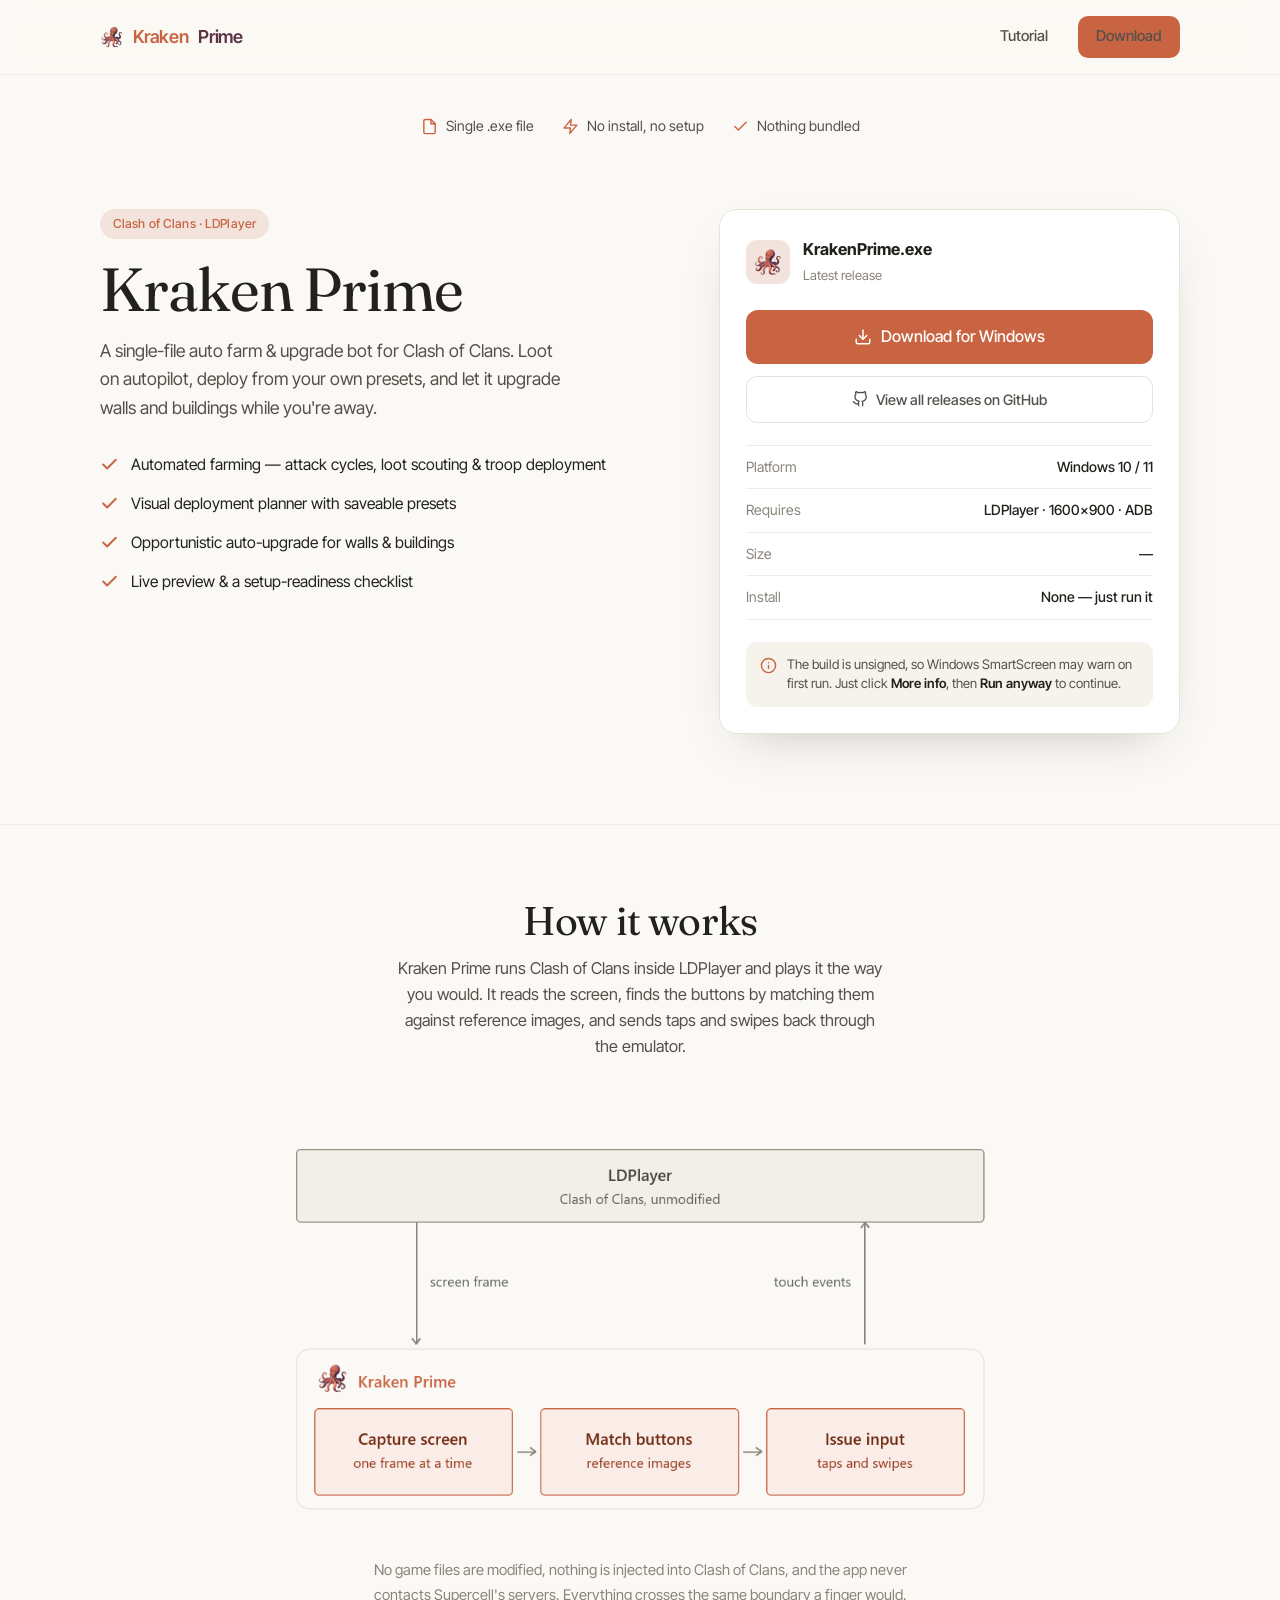
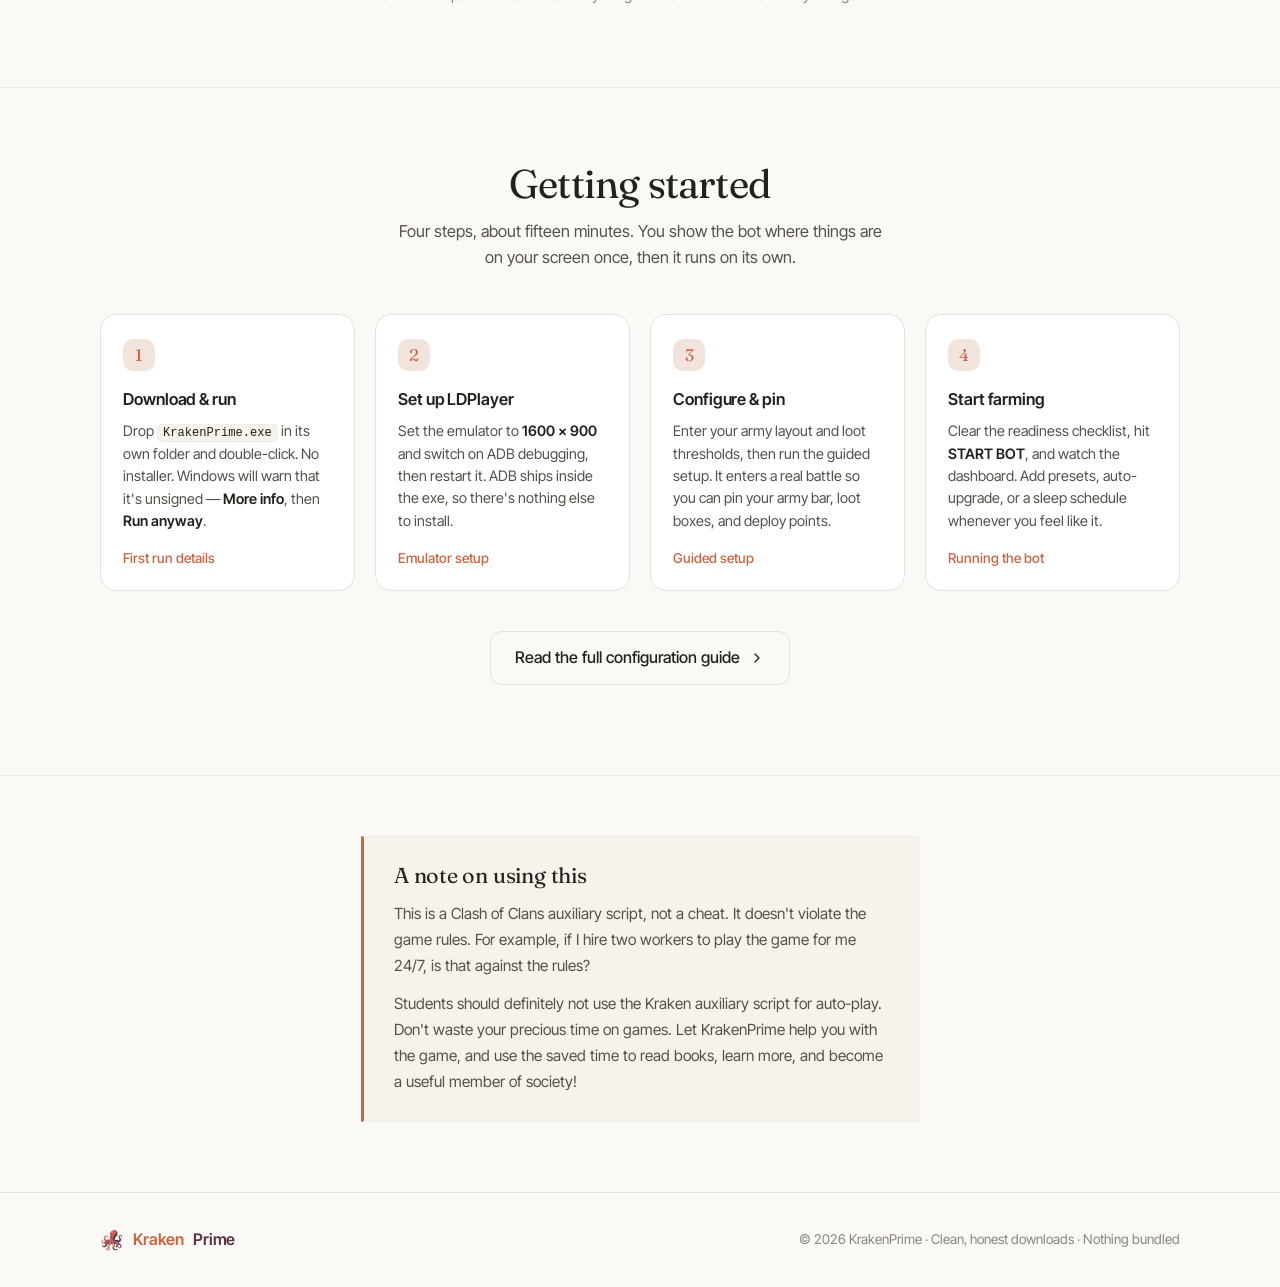
<file: index.html>
<!DOCTYPE html>
<html lang="en">
<head>
  <meta charset="UTF-8" />
  <meta name="viewport" content="width=device-width, initial-scale=1.0" />
  <title>Kraken Prime — Clash of Clans auto farm & upgrade bot</title>
  <meta name="description" content="Kraken Prime is a single-file Clash of Clans farming bot for LDPlayer. No install, no setup — download KrakenPrime.exe and run it. Straight from GitHub, nothing bundled." />
  <link rel="icon" href="assets/icon.ico" sizes="any" />
  <link rel="icon" type="image/png" href="assets/favicon-32.png" sizes="32x32" />
  <link rel="apple-touch-icon" href="assets/apple-touch-icon.png" />

  <link rel="preconnect" href="https://fonts.googleapis.com" />
  <link rel="preconnect" href="https://fonts.gstatic.com" crossorigin />
  <link href="https://fonts.googleapis.com/css2?family=Fraunces:opsz,wght@9..144,400;9..144,500&family=Inter+Tight:wght@400;500;600&display=swap" rel="stylesheet" />
  <link rel="stylesheet" href="styles.css" />
</head>
<body>

  <!-- NAV -->
  <nav>
    <div class="wrap nav-inner">
      <a href="#" class="brand">
        <img class="mark" src="assets/logo.png" alt="KrakenPrime logo" />
        <span>Kraken</span><b>Prime</b>
      </a>
      <div class="nav-links">
        <a href="tutorial.html">Tutorial</a>
        <a href="#download" class="nav-cta">Download</a>
      </div>
    </div>
  </nav>

  <!-- TRUST ROW -->
  <div class="wrap trust">
    <span><svg viewBox="0 0 24 24" fill="none" stroke="currentColor" stroke-width="2" stroke-linecap="round" stroke-linejoin="round"><path d="M14 2H6a2 2 0 0 0-2 2v16a2 2 0 0 0 2 2h12a2 2 0 0 0 2-2V8z"/><path d="M14 2v6h6"/></svg>Single .exe file</span>
    <span><svg viewBox="0 0 24 24" fill="none" stroke="currentColor" stroke-width="2" stroke-linecap="round" stroke-linejoin="round"><path d="M13 2 3 14h9l-1 8 10-12h-9z"/></svg>No install, no setup</span>
    <span><svg viewBox="0 0 24 24" fill="none" stroke="currentColor" stroke-width="2" stroke-linecap="round" stroke-linejoin="round"><path d="M20 6 9 17l-5-5"/></svg>Nothing bundled</span>
  </div>

  <!-- PRODUCT -->
  <section id="download">
    <div class="wrap product">
      <div class="product-info">
        <span class="pill">Clash of Clans · LDPlayer</span>
        <h1>Kraken Prime</h1>
        <p class="lead">A single-file auto farm &amp; upgrade bot for Clash of Clans. Loot on autopilot, deploy from your own presets, and let it upgrade walls and buildings while you're away.</p>

        <ul class="feature-list">
          <li><svg viewBox="0 0 24 24" fill="none" stroke="currentColor" stroke-width="2.4" stroke-linecap="round" stroke-linejoin="round"><path d="M20 6 9 17l-5-5"/></svg>Automated farming — attack cycles, loot scouting &amp; troop deployment</li>
          <li><svg viewBox="0 0 24 24" fill="none" stroke="currentColor" stroke-width="2.4" stroke-linecap="round" stroke-linejoin="round"><path d="M20 6 9 17l-5-5"/></svg>Visual deployment planner with saveable presets</li>
          <li><svg viewBox="0 0 24 24" fill="none" stroke="currentColor" stroke-width="2.4" stroke-linecap="round" stroke-linejoin="round"><path d="M20 6 9 17l-5-5"/></svg>Opportunistic auto-upgrade for walls &amp; buildings</li>
          <li><svg viewBox="0 0 24 24" fill="none" stroke="currentColor" stroke-width="2.4" stroke-linecap="round" stroke-linejoin="round"><path d="M20 6 9 17l-5-5"/></svg>Live preview &amp; a setup-readiness checklist</li>
        </ul>
      </div>

      <!-- Download panel -->
      <aside class="dl-panel">
        <div class="dl-head">
          <img class="dl-logo" src="assets/logo.png" alt="Kraken Prime" />
          <div>
            <b>KrakenPrime.exe</b>
            <small id="dlVersion">Latest release</small>
          </div>
        </div>

        <a class="btn btn-primary dl-main" id="dlBtn" href="https://github.com/syskraken/symetrical-barnacles/releases/latest/download/KrakenPrime.exe">
          <svg viewBox="0 0 24 24" fill="none" stroke="currentColor" stroke-width="2" stroke-linecap="round" stroke-linejoin="round"><path d="M21 15v4a2 2 0 0 1-2 2H5a2 2 0 0 1-2-2v-4"/><polyline points="7 10 12 15 17 10"/><line x1="12" y1="15" x2="12" y2="3"/></svg>
          Download for Windows
        </a>
        <a class="dl-alt" href="https://github.com/syskraken/symetrical-barnacles/releases" target="_blank" rel="noopener">
          <svg viewBox="0 0 24 24" fill="none" stroke="currentColor" stroke-width="2" stroke-linecap="round" stroke-linejoin="round"><path d="M9 19c-5 1.5-5-2.5-7-3m14 6v-3.9a3.4 3.4 0 0 0-.9-2.6c3-.3 6.2-1.5 6.2-6.7A5.2 5.2 0 0 0 20 4.8a4.8 4.8 0 0 0-.1-3.6s-1.1-.3-3.7 1.4a12.6 12.6 0 0 0-6.6 0C7 .9 5.9 1.2 5.9 1.2A4.8 4.8 0 0 0 5.8 4.8 5.2 5.2 0 0 0 4.5 8.4c0 5.2 3.2 6.4 6.2 6.7a3.4 3.4 0 0 0-.9 2.6V22"/></svg>
          View all releases on GitHub
        </a>

        <dl class="dl-specs">
          <div><dt>Platform</dt><dd>Windows 10 / 11</dd></div>
          <div><dt>Requires</dt><dd>LDPlayer · 1600×900 · ADB</dd></div>
          <div><dt>Size</dt><dd id="dlSize">—</dd></div>
          <div><dt>Install</dt><dd>None — just run it</dd></div>
        </dl>

        <p class="dl-note">
          <svg viewBox="0 0 24 24" fill="none" stroke="currentColor" stroke-width="2" stroke-linecap="round" stroke-linejoin="round"><circle cx="12" cy="12" r="10"/><path d="M12 16v-4M12 8h.01"/></svg>
          <span>The build is unsigned, so Windows SmartScreen may warn on first run. Just click <b>More info</b>, then <b>Run anyway</b> to continue.</span>
        </p>
      </aside>
    </div>
  </section>

  <!-- MECHANISM -->
  <section id="mechanism" class="mech">
    <div class="wrap">
      <div class="how-head">
        <h2>How it works</h2>
        <p>Kraken Prime runs Clash of Clans inside LDPlayer and plays it the way you would. It reads the screen, finds the buttons by matching them against reference images, and sends taps and swipes back through the emulator.</p>
      </div>

      <figure class="mech-fig">
        <img src="assets/how-it-works.png"
             alt="Diagram: LDPlayer runs an unmodified Clash of Clans. Kraken Prime takes a screen frame from it, then captures the screen, matches buttons against reference images, and issues taps and swipes, sending touch events back to the emulator."
             width="2040" height="1122" loading="lazy" />
      </figure>

      <p class="mech-note">No game files are modified, nothing is injected into Clash of Clans, and the app never contacts Supercell's servers. Everything crosses the same boundary a finger would.</p>
    </div>
  </section>

  <!-- HOW IT WORKS -->
  <section id="how" class="how">
    <div class="wrap">
      <div class="how-head">
        <h2>Getting started</h2>
        <p>Four steps, about fifteen minutes. You show the bot where things are on your screen once, then it runs on its own.</p>
      </div>

      <ol class="qs-grid">
        <li>
          <span class="qs-num">1</span>
          <h3>Download &amp; run</h3>
          <p>Drop <code>KrakenPrime.exe</code> in its own folder and double-click. No installer. Windows will warn that it's unsigned &mdash; <b>More info</b>, then <b>Run anyway</b>.</p>
          <a href="tutorial.html#firstrun">First run details</a>
        </li>
        <li>
          <span class="qs-num">2</span>
          <h3>Set up LDPlayer</h3>
          <p>Set the emulator to <b>1600&nbsp;&times;&nbsp;900</b> and switch on ADB debugging, then restart it. ADB ships inside the exe, so there's nothing else to install.</p>
          <a href="tutorial.html#ldplayer">Emulator setup</a>
        </li>
        <li>
          <span class="qs-num">3</span>
          <h3>Configure &amp; pin</h3>
          <p>Enter your army layout and loot thresholds, then run the guided setup. It enters a real battle so you can pin your army bar, loot boxes, and deploy points.</p>
          <a href="tutorial.html#guided">Guided setup</a>
        </li>
        <li>
          <span class="qs-num">4</span>
          <h3>Start farming</h3>
          <p>Clear the readiness checklist, hit <b>START BOT</b>, and watch the dashboard. Add presets, auto-upgrade, or a sleep schedule whenever you feel like it.</p>
          <a href="tutorial.html#launch">Running the bot</a>
        </li>
      </ol>

      <div class="how-cta">
        <a class="btn btn-ghost" href="tutorial.html">
          Read the full configuration guide
          <svg viewBox="0 0 24 24" fill="none" stroke="currentColor" stroke-width="2" stroke-linecap="round" stroke-linejoin="round"><path d="m9 18 6-6-6-6"/></svg>
        </a>
      </div>
    </div>
  </section>

  <!-- A NOTE -->
  <section id="note" class="note-sec">
    <div class="wrap">
      <div class="note-card">
        <h2>A note on using this</h2>
        <p>This is a Clash of Clans auxiliary script, not a cheat. It doesn't violate the game rules. For example, if I hire two workers to play the game for me 24/7, is that against the rules?</p>
        <p>Students should definitely not use the Kraken auxiliary script for auto-play. Don't waste your precious time on games. Let KrakenPrime help you with the game, and use the saved time to read books, learn more, and become a useful member of society!</p>
      </div>
    </div>
  </section>

  <!-- FOOTER -->
  <footer>
    <div class="wrap foot-inner">
      <a href="#" class="brand">
        <img class="mark" src="assets/logo.png" alt="KrakenPrime logo" />
        <span>Kraken</span><b>Prime</b>
      </a>
      <p>© 2026 KrakenPrime · Clean, honest downloads · Nothing bundled</p>
    </div>
  </footer>

  <script src="script.js"></script>
</body>
</html>
</file>
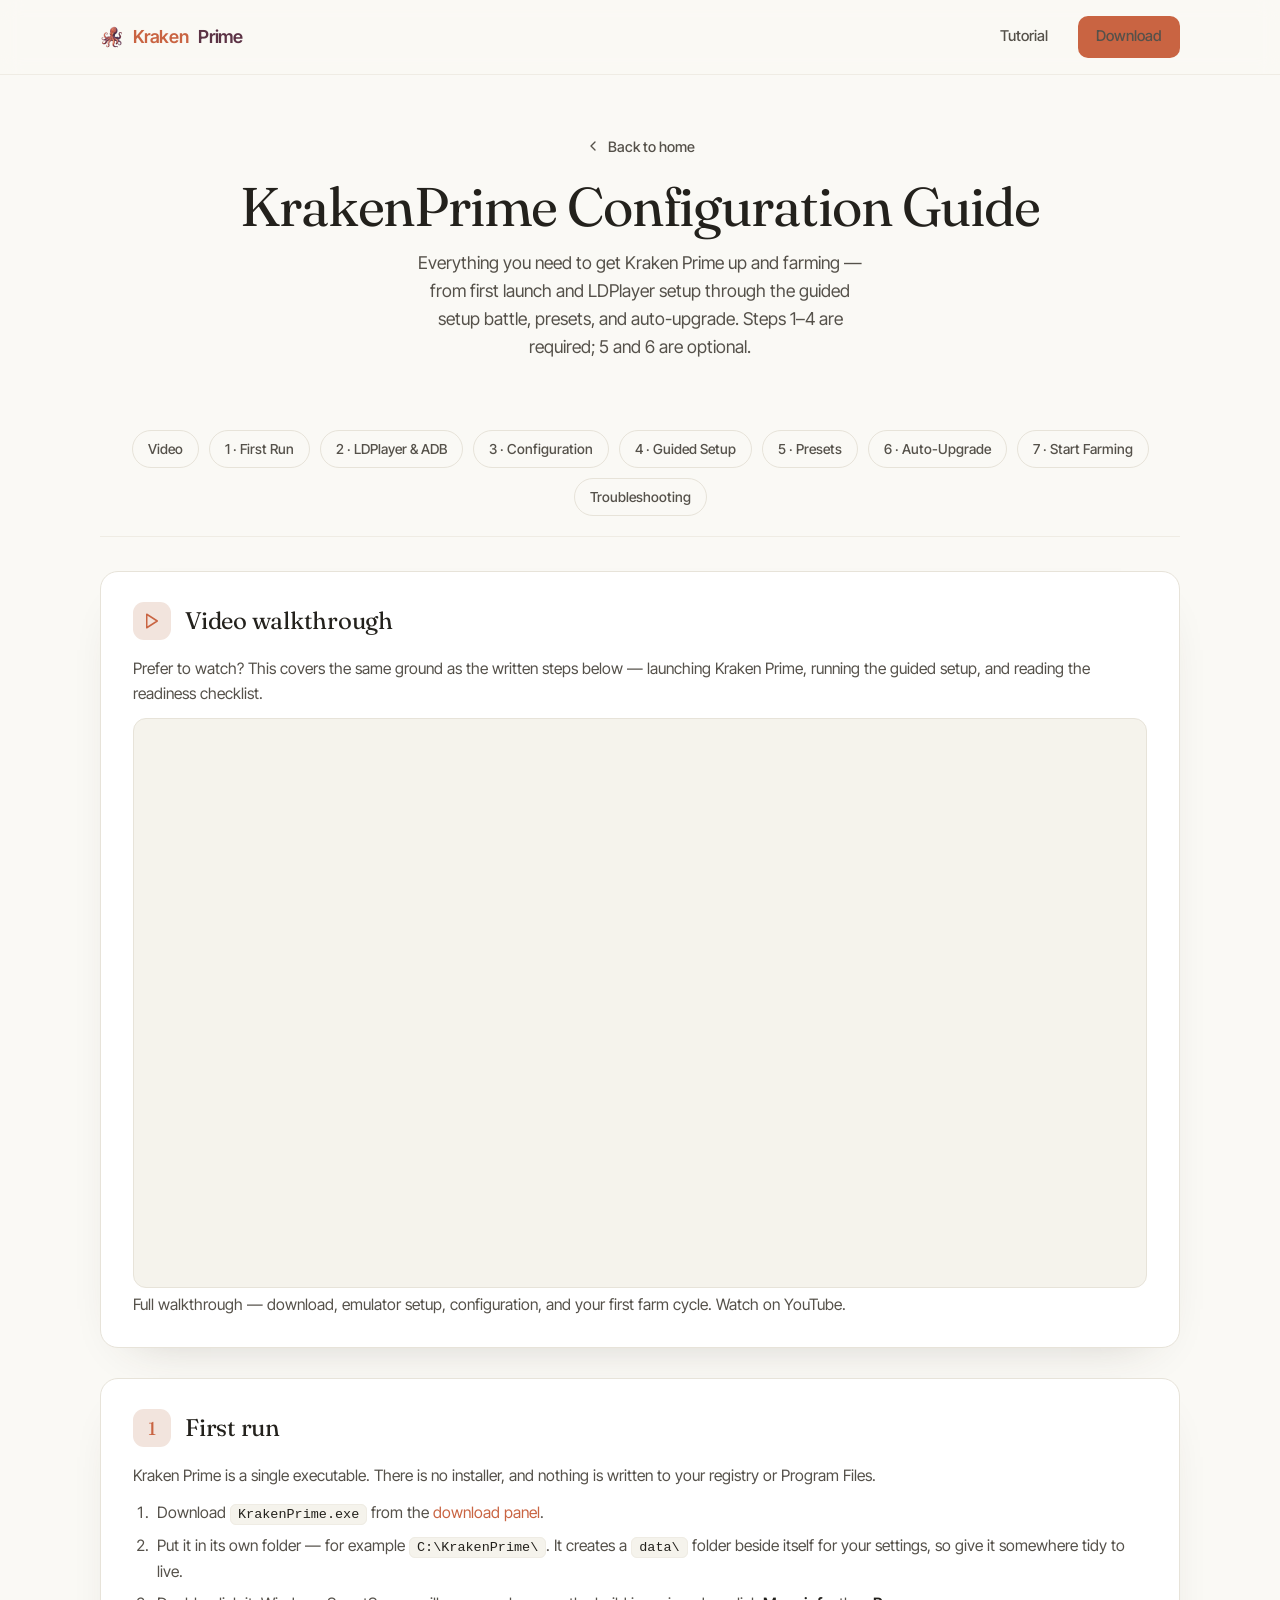
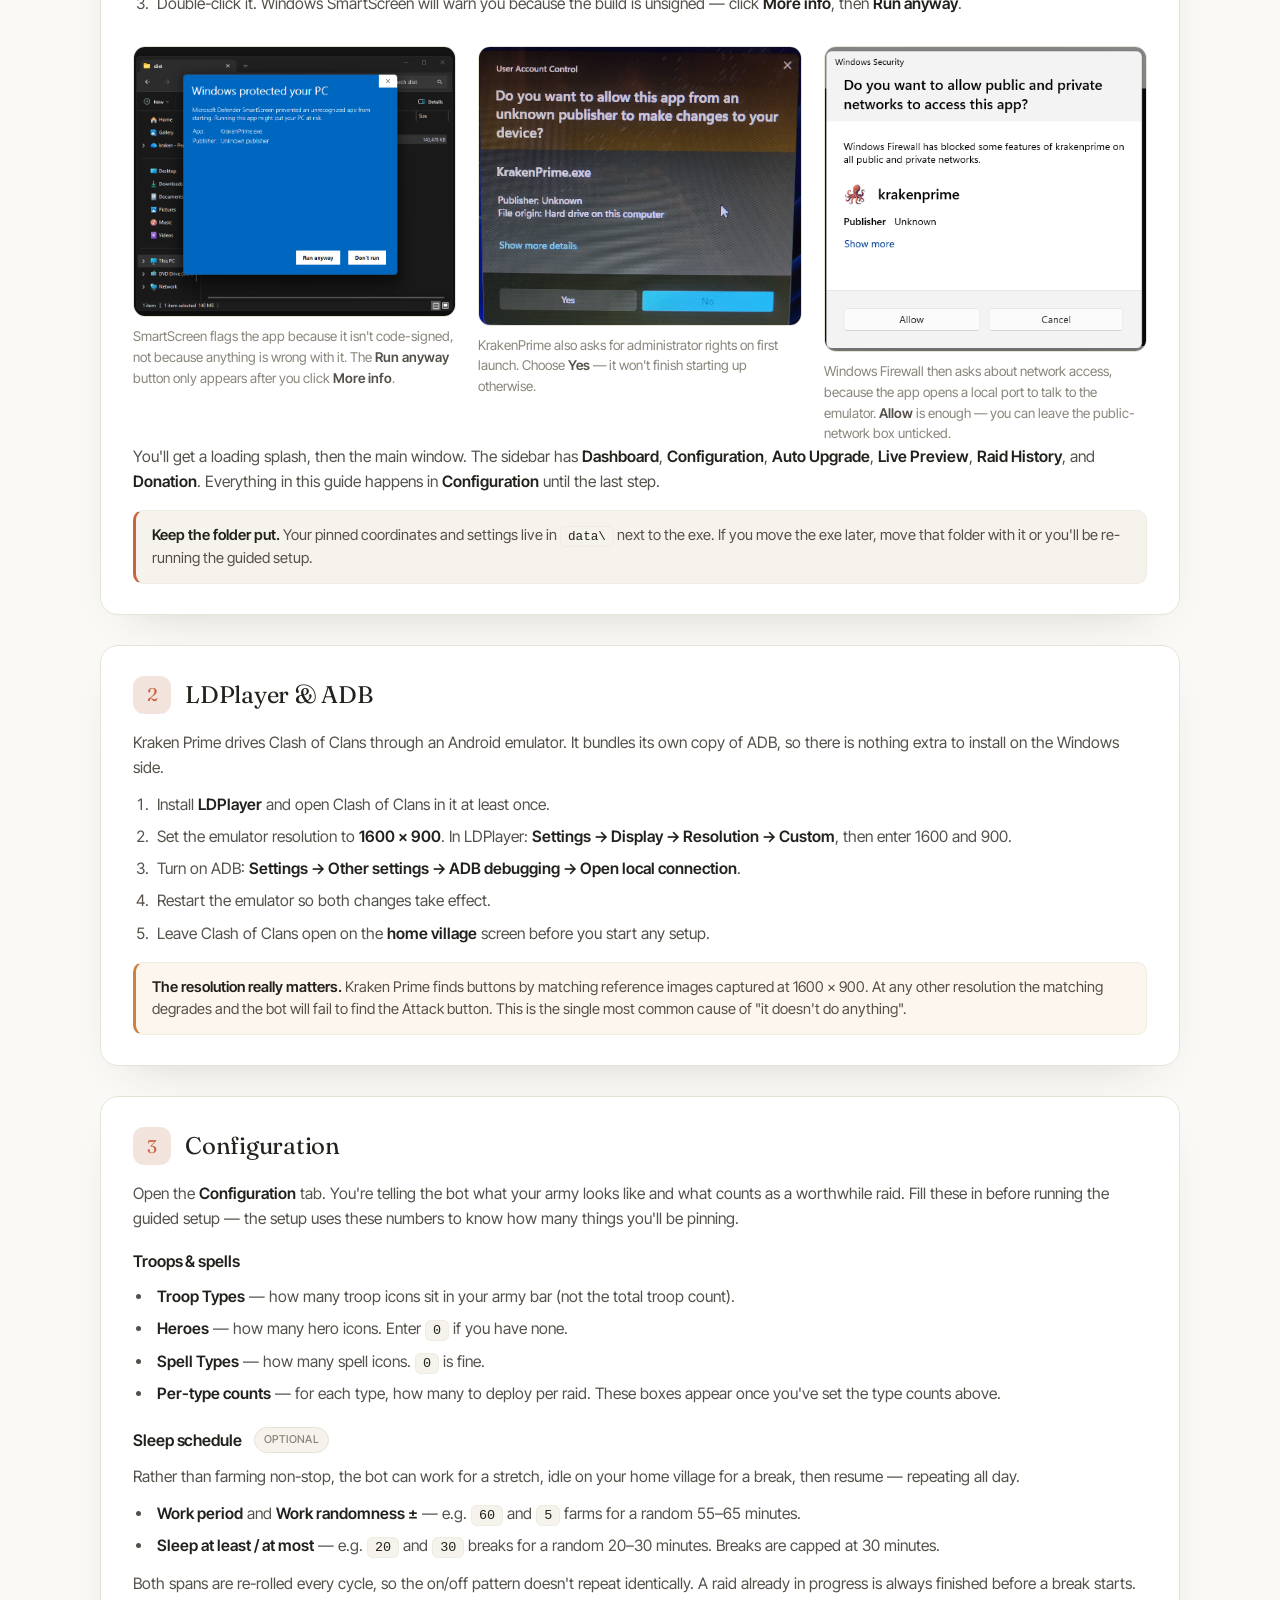
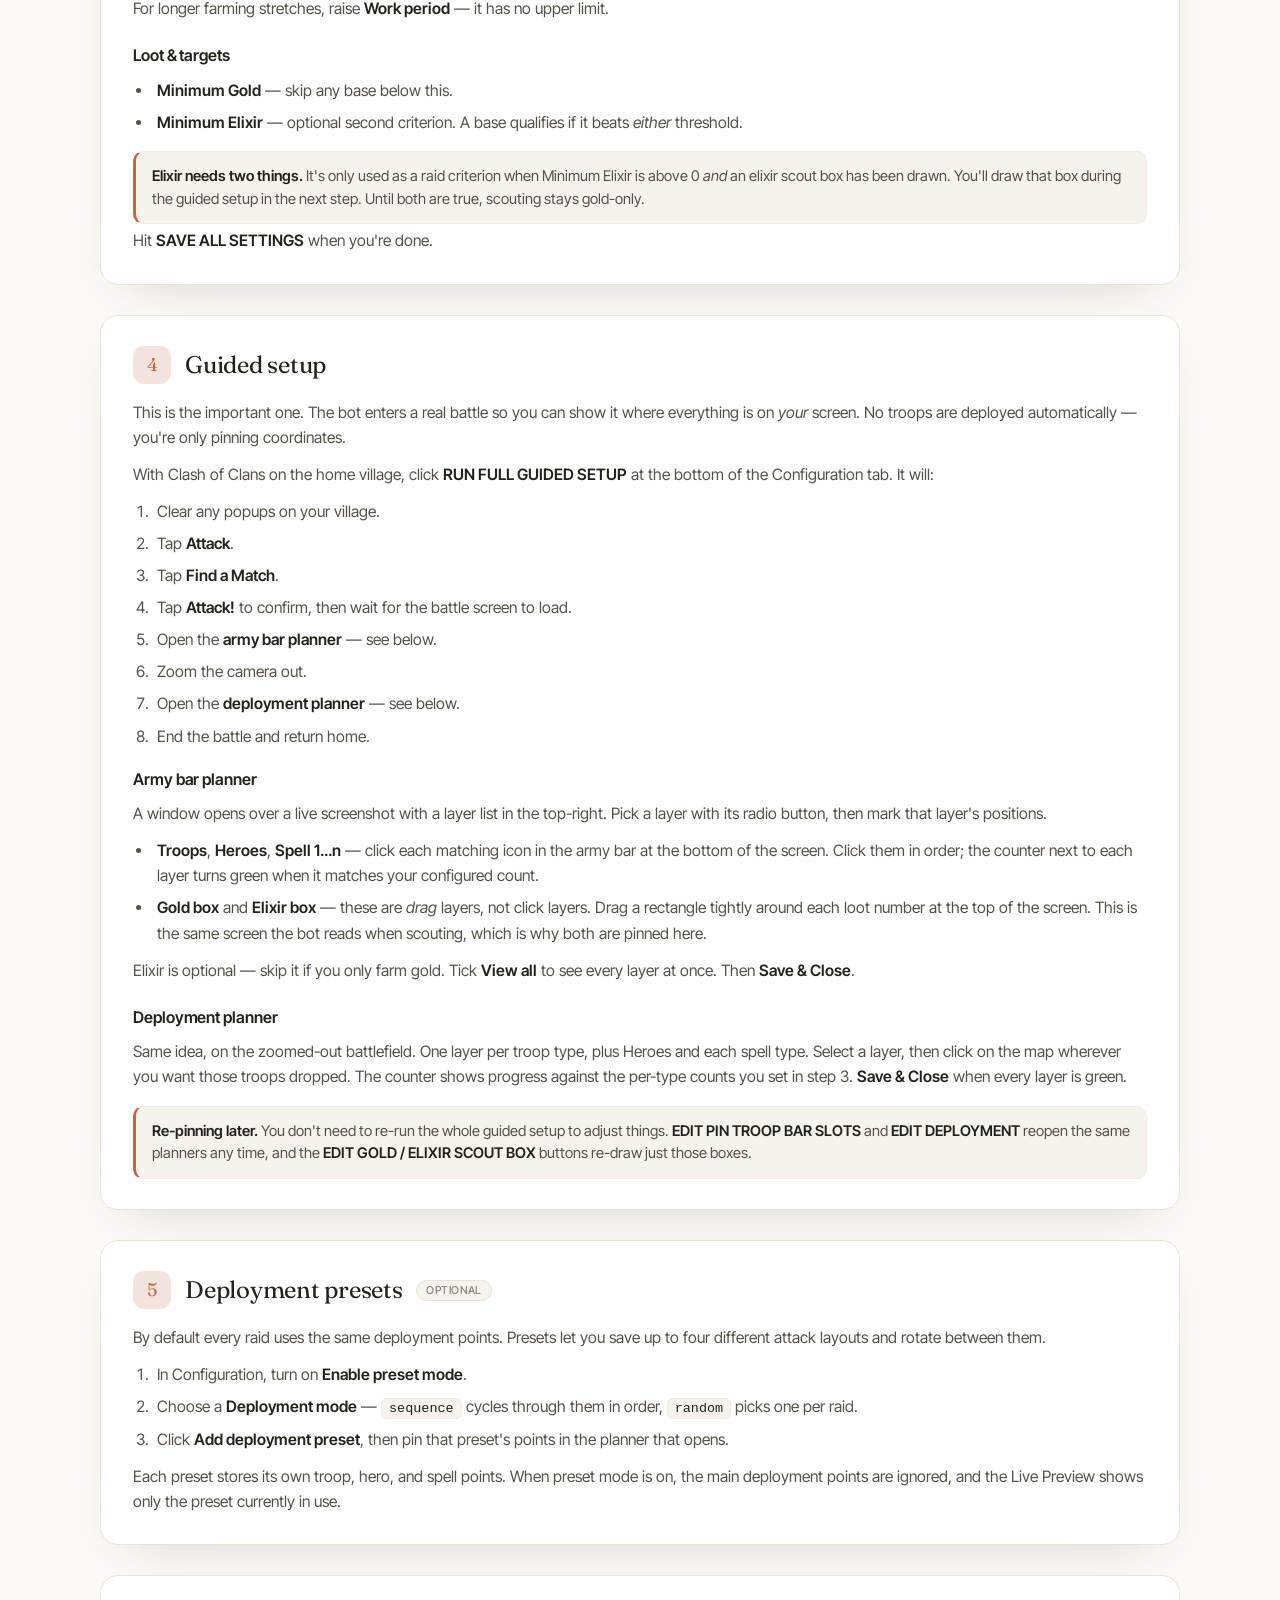
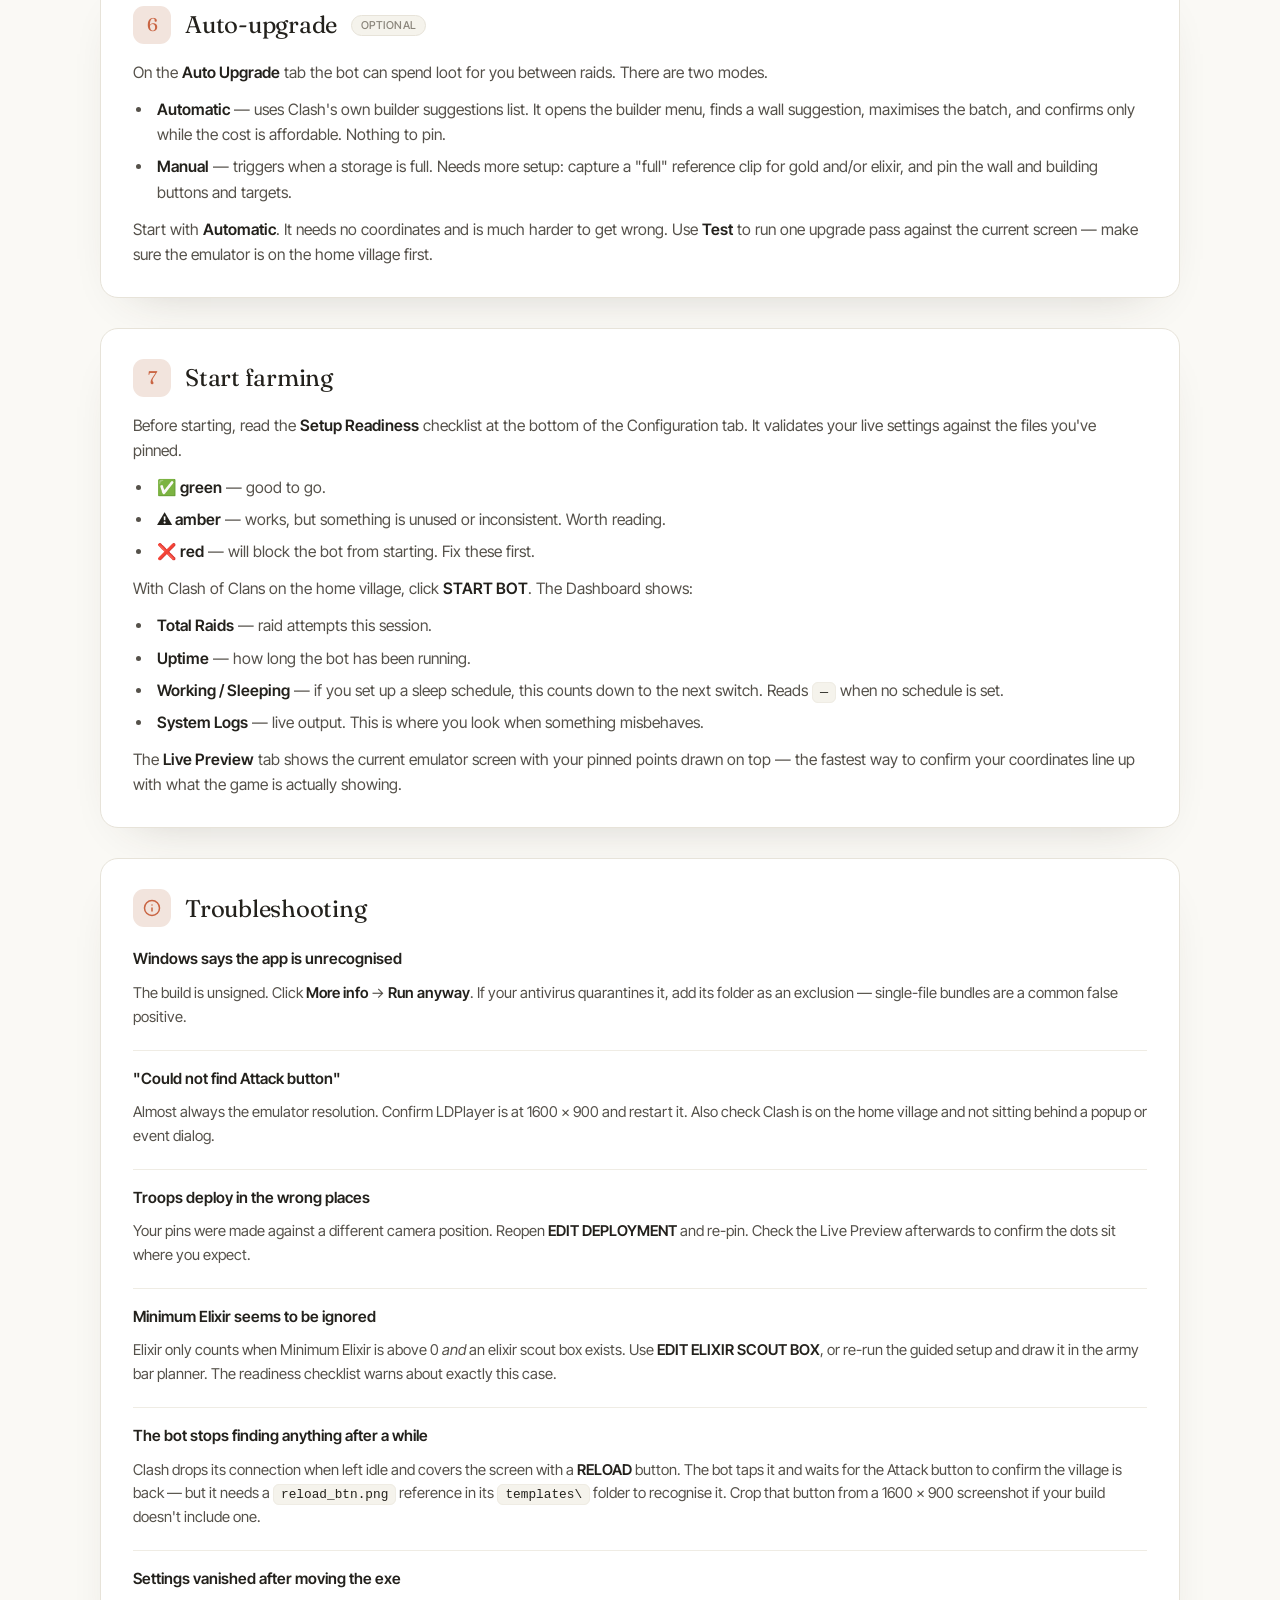
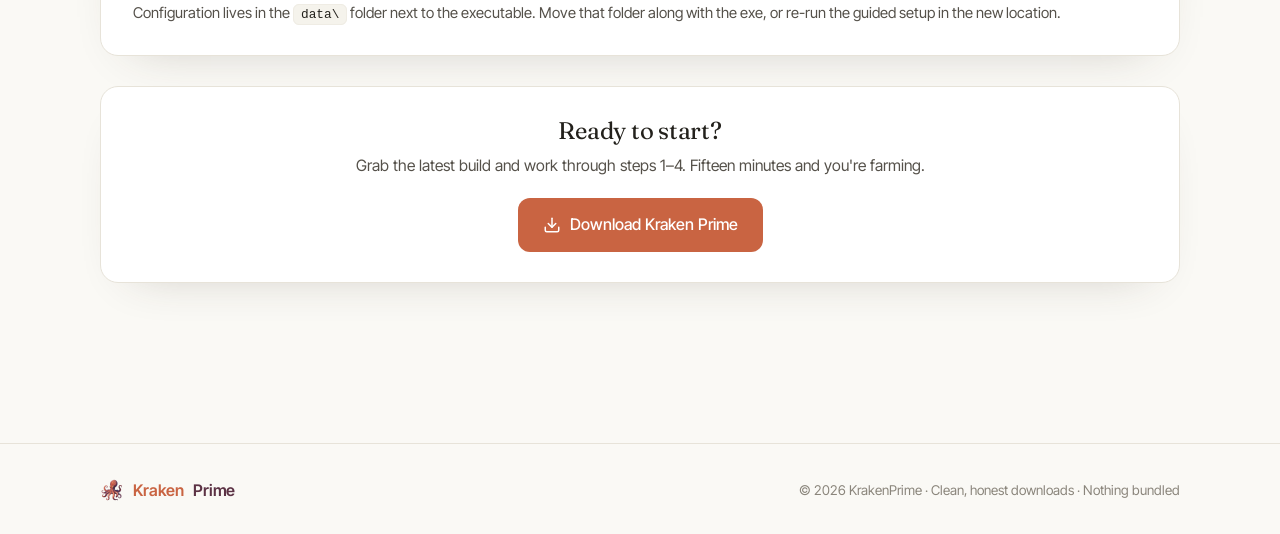
<file: tutorial.html>
<!DOCTYPE html>
<html lang="en">
<head>
  <meta charset="UTF-8" />
  <meta name="viewport" content="width=device-width, initial-scale=1.0" />
  <title>Tutorial — KrakenPrime Configuration Guide</title>
  <meta name="description" content="Step-by-step tutorial for configuring Kraken Prime — first run, LDPlayer & ADB, guided setup, deployment presets, auto-upgrade, sleep schedule, and running your first farm cycle." />
  <link rel="icon" href="assets/icon.ico" sizes="any" />
  <link rel="icon" type="image/png" href="assets/favicon-32.png" sizes="32x32" />
  <link rel="apple-touch-icon" href="assets/apple-touch-icon.png" />

  <link rel="preconnect" href="https://fonts.googleapis.com" />
  <link rel="preconnect" href="https://fonts.gstatic.com" crossorigin />
  <link href="https://fonts.googleapis.com/css2?family=Fraunces:opsz,wght@9..144,400;9..144,500&family=Inter+Tight:wght@400;500;600&display=swap" rel="stylesheet" />
  <link rel="stylesheet" href="styles.css" />
</head>
<body>

  <!-- NAV -->
  <nav>
    <div class="wrap nav-inner">
      <a href="index.html" class="brand">
        <img class="mark" src="assets/logo.png" alt="KrakenPrime logo" />
        <span>Kraken</span><b>Prime</b>
      </a>
      <div class="nav-links">
        <a href="tutorial.html">Tutorial</a>
        <a href="index.html#download" class="nav-cta">Download</a>
      </div>
    </div>
  </nav>

  <!-- HERO -->
  <div class="wrap tut-hero">
    <a href="index.html" class="tut-back">
      <svg viewBox="0 0 24 24" fill="none" stroke="currentColor" stroke-width="2" stroke-linecap="round" stroke-linejoin="round"><path d="m15 18-6-6 6-6"/></svg>
      Back to home
    </a>
    <h1>KrakenPrime Configuration Guide</h1>
    <p class="lead">Everything you need to get Kraken Prime up and farming — from first launch and LDPlayer setup through the guided setup battle, presets, and auto-upgrade. Steps 1&ndash;4 are required; 5 and 6 are optional.</p>
  </div>

  <div class="wrap">

    <div class="tut-toc" role="navigation" aria-label="Tutorial sections">
      <a href="#video">Video</a>
      <a href="#firstrun">1 · First Run</a>
      <a href="#ldplayer">2 · LDPlayer &amp; ADB</a>
      <a href="#config">3 · Configuration</a>
      <a href="#guided">4 · Guided Setup</a>
      <a href="#presets">5 · Presets</a>
      <a href="#upgrade">6 · Auto-Upgrade</a>
      <a href="#launch">7 · Start Farming</a>
      <a href="#trouble">Troubleshooting</a>
    </div>

    <section class="tut-steps">

      <!-- VIDEO -->
      <article class="step" id="video">
        <div class="step-head">
          <span class="step-num">
            <svg viewBox="0 0 24 24" fill="none" stroke="currentColor" stroke-width="2" stroke-linecap="round" stroke-linejoin="round" style="width:18px;height:18px"><polygon points="5 3 19 12 5 21 5 3"/></svg>
          </span>
          <h2>Video walkthrough</h2>
        </div>
        <p>Prefer to watch? This covers the same ground as the written steps below &mdash; launching Kraken Prime, running the guided setup, and reading the readiness checklist.</p>

        <div class="video">
          <iframe
            src="https://www.youtube-nocookie.com/embed/OIwk-jc3TI4"
            title="Kraken Prime — full download and setup tutorial"
            allow="accelerometer; clipboard-write; encrypted-media; gyroscope; picture-in-picture; web-share"
            referrerpolicy="strict-origin-when-cross-origin"
            loading="lazy"
            allowfullscreen></iframe>
        </div>
        <p class="video-caption">Full walkthrough &mdash; download, emulator setup, configuration, and your first farm cycle. <a href="https://www.youtube.com/watch?v=OIwk-jc3TI4" target="_blank" rel="noopener">Watch on YouTube</a>.</p>
      </article>

      <!-- STEP 1 -->
      <article class="step" id="firstrun">
        <div class="step-head">
          <span class="step-num">1</span>
          <h2>First run</h2>
        </div>
        <p>Kraken Prime is a single executable. There is no installer, and nothing is written to your registry or Program Files.</p>
        <ol>
          <li>Download <code>KrakenPrime.exe</code> from the <a href="index.html#download" style="color:var(--accent)">download panel</a>.</li>
          <li>Put it in its own folder &mdash; for example <code>C:\KrakenPrime\</code>. It creates a <code>data\</code> folder beside itself for your settings, so give it somewhere tidy to live.</li>
          <li>Double-click it. Windows SmartScreen will warn you because the build is unsigned &mdash; click <b>More info</b>, then <b>Run anyway</b>.</li>
        </ol>

        <div class="shot-pair">
          <figure class="shot">
            <img src="assets/smart-screen.png" alt="Windows Defender SmartScreen dialog reading &quot;Windows protected your PC&quot;, showing App: KrakenPrime.exe and Publisher: Unknown publisher, with Run anyway and Don't run buttons." loading="lazy" />
            <figcaption>SmartScreen flags the app because it isn't code-signed, not because anything is wrong with it. The <b>Run anyway</b> button only appears after you click <b>More info</b>.</figcaption>
          </figure>

          <figure class="shot">
            <img src="assets/uac-prompt.jpg" alt="Windows User Account Control prompt asking whether to allow KrakenPrime.exe from an unknown publisher to make changes to your device, with Yes and No buttons." loading="lazy" />
            <figcaption>KrakenPrime also asks for administrator rights on first launch. Choose <b>Yes</b> &mdash; it won't finish starting up otherwise.</figcaption>
          </figure>

          <figure class="shot">
            <img src="assets/UAC2.png" alt="Windows Security firewall dialog asking whether to allow public and private networks to access krakenprime, with Allow and Cancel buttons." loading="lazy" />
            <figcaption>Windows Firewall then asks about network access, because the app opens a local port to talk to the emulator. <b>Allow</b> is enough &mdash; you can leave the public-network box unticked.</figcaption>
          </figure>
        </div>

        <p>You'll get a loading splash, then the main window. The sidebar has <b>Dashboard</b>, <b>Configuration</b>, <b>Auto Upgrade</b>, <b>Live Preview</b>, <b>Raid History</b>, and <b>Donation</b>. Everything in this guide happens in <b>Configuration</b> until the last step.</p>
        <div class="note">
          <b>Keep the folder put.</b> Your pinned coordinates and settings live in <code>data\</code> next to the exe. If you move the exe later, move that folder with it or you'll be re-running the guided setup.
        </div>
      </article>

      <!-- STEP 2 -->
      <article class="step" id="ldplayer">
        <div class="step-head">
          <span class="step-num">2</span>
          <h2>LDPlayer &amp; ADB</h2>
        </div>
        <p>Kraken Prime drives Clash of Clans through an Android emulator. It bundles its own copy of ADB, so there is nothing extra to install on the Windows side.</p>
        <ol>
          <li>Install <b>LDPlayer</b> and open Clash of Clans in it at least once.</li>
          <li>Set the emulator resolution to <b>1600 &times; 900</b>. In LDPlayer: <b>Settings &rarr; Display &rarr; Resolution &rarr; Custom</b>, then enter 1600 and 900.</li>
          <li>Turn on ADB: <b>Settings &rarr; Other settings &rarr; ADB debugging &rarr; Open local connection</b>.</li>
          <li>Restart the emulator so both changes take effect.</li>
          <li>Leave Clash of Clans open on the <b>home village</b> screen before you start any setup.</li>
        </ol>
        <div class="note note-warn">
          <b>The resolution really matters.</b> Kraken Prime finds buttons by matching reference images captured at 1600&nbsp;&times;&nbsp;900. At any other resolution the matching degrades and the bot will fail to find the Attack button. This is the single most common cause of "it doesn't do anything".
        </div>
      </article>

      <!-- STEP 3 -->
      <article class="step" id="config">
        <div class="step-head">
          <span class="step-num">3</span>
          <h2>Configuration</h2>
        </div>
        <p>Open the <b>Configuration</b> tab. You're telling the bot what your army looks like and what counts as a worthwhile raid. Fill these in before running the guided setup &mdash; the setup uses these numbers to know how many things you'll be pinning.</p>

        <h3>Troops &amp; spells</h3>
        <ul>
          <li><b>Troop Types</b> &mdash; how many troop icons sit in your army bar (not the total troop count).</li>
          <li><b>Heroes</b> &mdash; how many hero icons. Enter <code>0</code> if you have none.</li>
          <li><b>Spell Types</b> &mdash; how many spell icons. <code>0</code> is fine.</li>
          <li><b>Per-type counts</b> &mdash; for each type, how many to deploy per raid. These boxes appear once you've set the type counts above.</li>
        </ul>

        <h3>Sleep schedule <span class="tag">optional</span></h3>
        <p>Rather than farming non-stop, the bot can work for a stretch, idle on your home village for a break, then resume &mdash; repeating all day.</p>
        <ul>
          <li><b>Work period</b> and <b>Work randomness &plusmn;</b> &mdash; e.g. <code>60</code> and <code>5</code> farms for a random 55&ndash;65 minutes.</li>
          <li><b>Sleep at least / at most</b> &mdash; e.g. <code>20</code> and <code>30</code> breaks for a random 20&ndash;30 minutes. Breaks are capped at 30 minutes.</li>
        </ul>
        <p>Both spans are re-rolled every cycle, so the on/off pattern doesn't repeat identically. A raid already in progress is always finished before a break starts. For longer farming stretches, raise <b>Work period</b> &mdash; it has no upper limit.</p>

        <h3>Loot &amp; targets</h3>
        <ul>
          <li><b>Minimum Gold</b> &mdash; skip any base below this.</li>
          <li><b>Minimum Elixir</b> &mdash; optional second criterion. A base qualifies if it beats <em>either</em> threshold.</li>
        </ul>
        <div class="note">
          <b>Elixir needs two things.</b> It's only used as a raid criterion when Minimum Elixir is above 0 <em>and</em> an elixir scout box has been drawn. You'll draw that box during the guided setup in the next step. Until both are true, scouting stays gold-only.
        </div>
        <p>Hit <b>SAVE ALL SETTINGS</b> when you're done.</p>
      </article>

      <!-- STEP 4 -->
      <article class="step" id="guided">
        <div class="step-head">
          <span class="step-num">4</span>
          <h2>Guided setup</h2>
        </div>
        <p>This is the important one. The bot enters a real battle so you can show it where everything is on <em>your</em> screen. No troops are deployed automatically &mdash; you're only pinning coordinates.</p>
        <p>With Clash of Clans on the home village, click <b>RUN FULL GUIDED SETUP</b> at the bottom of the Configuration tab. It will:</p>
        <ol>
          <li>Clear any popups on your village.</li>
          <li>Tap <b>Attack</b>.</li>
          <li>Tap <b>Find a Match</b>.</li>
          <li>Tap <b>Attack!</b> to confirm, then wait for the battle screen to load.</li>
          <li>Open the <b>army bar planner</b> &mdash; see below.</li>
          <li>Zoom the camera out.</li>
          <li>Open the <b>deployment planner</b> &mdash; see below.</li>
          <li>End the battle and return home.</li>
        </ol>

        <h3>Army bar planner</h3>
        <p>A window opens over a live screenshot with a layer list in the top-right. Pick a layer with its radio button, then mark that layer's positions.</p>
        <ul>
          <li><b>Troops</b>, <b>Heroes</b>, <b>Spell 1&hellip;n</b> &mdash; click each matching icon in the army bar at the bottom of the screen. Click them in order; the counter next to each layer turns green when it matches your configured count.</li>
          <li><b>Gold box</b> and <b>Elixir box</b> &mdash; these are <em>drag</em> layers, not click layers. Drag a rectangle tightly around each loot number at the top of the screen. This is the same screen the bot reads when scouting, which is why both are pinned here.</li>
        </ul>
        <p>Elixir is optional &mdash; skip it if you only farm gold. Tick <b>View all</b> to see every layer at once. Then <b>Save &amp; Close</b>.</p>

        <h3>Deployment planner</h3>
        <p>Same idea, on the zoomed-out battlefield. One layer per troop type, plus Heroes and each spell type. Select a layer, then click on the map wherever you want those troops dropped. The counter shows progress against the per-type counts you set in step 3. <b>Save &amp; Close</b> when every layer is green.</p>
        <div class="note">
          <b>Re-pinning later.</b> You don't need to re-run the whole guided setup to adjust things. <b>EDIT PIN TROOP BAR SLOTS</b> and <b>EDIT DEPLOYMENT</b> reopen the same planners any time, and the <b>EDIT GOLD / ELIXIR SCOUT BOX</b> buttons re-draw just those boxes.
        </div>
      </article>

      <!-- STEP 5 -->
      <article class="step" id="presets">
        <div class="step-head">
          <span class="step-num">5</span>
          <h2>Deployment presets <span class="tag">optional</span></h2>
        </div>
        <p>By default every raid uses the same deployment points. Presets let you save up to four different attack layouts and rotate between them.</p>
        <ol>
          <li>In Configuration, turn on <b>Enable preset mode</b>.</li>
          <li>Choose a <b>Deployment mode</b> &mdash; <code>sequence</code> cycles through them in order, <code>random</code> picks one per raid.</li>
          <li>Click <b>Add deployment preset</b>, then pin that preset's points in the planner that opens.</li>
        </ol>
        <p>Each preset stores its own troop, hero, and spell points. When preset mode is on, the main deployment points are ignored, and the Live Preview shows only the preset currently in use.</p>
      </article>

      <!-- STEP 6 -->
      <article class="step" id="upgrade">
        <div class="step-head">
          <span class="step-num">6</span>
          <h2>Auto-upgrade <span class="tag">optional</span></h2>
        </div>
        <p>On the <b>Auto Upgrade</b> tab the bot can spend loot for you between raids. There are two modes.</p>
        <ul>
          <li><b>Automatic</b> &mdash; uses Clash's own builder suggestions list. It opens the builder menu, finds a wall suggestion, maximises the batch, and confirms only while the cost is affordable. Nothing to pin.</li>
          <li><b>Manual</b> &mdash; triggers when a storage is full. Needs more setup: capture a "full" reference clip for gold and/or elixir, and pin the wall and building buttons and targets.</li>
        </ul>
        <p>Start with <b>Automatic</b>. It needs no coordinates and is much harder to get wrong. Use <b>Test</b> to run one upgrade pass against the current screen &mdash; make sure the emulator is on the home village first.</p>
      </article>

      <!-- STEP 7 -->
      <article class="step" id="launch">
        <div class="step-head">
          <span class="step-num">7</span>
          <h2>Start farming</h2>
        </div>
        <p>Before starting, read the <b>Setup Readiness</b> checklist at the bottom of the Configuration tab. It validates your live settings against the files you've pinned.</p>
        <ul>
          <li><b>✅ green</b> &mdash; good to go.</li>
          <li><b>⚠ amber</b> &mdash; works, but something is unused or inconsistent. Worth reading.</li>
          <li><b>❌ red</b> &mdash; will block the bot from starting. Fix these first.</li>
        </ul>
        <p>With Clash of Clans on the home village, click <b>START BOT</b>. The Dashboard shows:</p>
        <ul>
          <li><b>Total Raids</b> &mdash; raid attempts this session.</li>
          <li><b>Uptime</b> &mdash; how long the bot has been running.</li>
          <li><b>Working / Sleeping</b> &mdash; if you set up a sleep schedule, this counts down to the next switch. Reads <code>—</code> when no schedule is set.</li>
          <li><b>System Logs</b> &mdash; live output. This is where you look when something misbehaves.</li>
        </ul>
        <p>The <b>Live Preview</b> tab shows the current emulator screen with your pinned points drawn on top &mdash; the fastest way to confirm your coordinates line up with what the game is actually showing.</p>
      </article>

      <!-- TROUBLESHOOTING -->
      <article class="step" id="trouble">
        <div class="step-head">
          <span class="step-num">
            <svg viewBox="0 0 24 24" fill="none" stroke="currentColor" stroke-width="2" stroke-linecap="round" stroke-linejoin="round" style="width:18px;height:18px"><circle cx="12" cy="12" r="10"/><path d="M12 16v-4M12 8h.01"/></svg>
          </span>
          <h2>Troubleshooting</h2>
        </div>

        <dl class="faq">
          <dt>Windows says the app is unrecognised</dt>
          <dd>The build is unsigned. Click <b>More info</b> &rarr; <b>Run anyway</b>. If your antivirus quarantines it, add its folder as an exclusion &mdash; single-file bundles are a common false positive.</dd>

          <dt>"Could not find Attack button"</dt>
          <dd>Almost always the emulator resolution. Confirm LDPlayer is at 1600&nbsp;&times;&nbsp;900 and restart it. Also check Clash is on the home village and not sitting behind a popup or event dialog.</dd>

          <dt>Troops deploy in the wrong places</dt>
          <dd>Your pins were made against a different camera position. Reopen <b>EDIT DEPLOYMENT</b> and re-pin. Check the Live Preview afterwards to confirm the dots sit where you expect.</dd>

          <dt>Minimum Elixir seems to be ignored</dt>
          <dd>Elixir only counts when Minimum Elixir is above 0 <em>and</em> an elixir scout box exists. Use <b>EDIT ELIXIR SCOUT BOX</b>, or re-run the guided setup and draw it in the army bar planner. The readiness checklist warns about exactly this case.</dd>

          <dt>The bot stops finding anything after a while</dt>
          <dd>Clash drops its connection when left idle and covers the screen with a <b>RELOAD</b> button. The bot taps it and waits for the Attack button to confirm the village is back &mdash; but it needs a <code>reload_btn.png</code> reference in its <code>templates\</code> folder to recognise it. Crop that button from a 1600&nbsp;&times;&nbsp;900 screenshot if your build doesn't include one.</dd>

          <dt>Settings vanished after moving the exe</dt>
          <dd>Configuration lives in the <code>data\</code> folder next to the executable. Move that folder along with the exe, or re-run the guided setup in the new location.</dd>
        </dl>
      </article>

      <!-- CTA -->
      <article class="step step-cta">
        <h2>Ready to start?</h2>
        <p>Grab the latest build and work through steps 1&ndash;4. Fifteen minutes and you're farming.</p>
        <a class="btn btn-primary" href="index.html#download">
          <svg viewBox="0 0 24 24" fill="none" stroke="currentColor" stroke-width="2" stroke-linecap="round" stroke-linejoin="round"><path d="M21 15v4a2 2 0 0 1-2 2H5a2 2 0 0 1-2-2v-4"/><polyline points="7 10 12 15 17 10"/><line x1="12" y1="15" x2="12" y2="3"/></svg>
          Download Kraken Prime
        </a>
      </article>

    </section>
  </div>

  <!-- FOOTER -->
  <footer style="margin-top: 70px;">
    <div class="wrap foot-inner">
      <a href="index.html" class="brand">
        <img class="mark" src="assets/logo.png" alt="KrakenPrime logo" />
        <span>Kraken</span><b>Prime</b>
      </a>
      <p>© 2026 KrakenPrime · Clean, honest downloads · Nothing bundled</p>
    </div>
  </footer>

</body>
</html>
</file>
<file: styles.css>
:root {
  --bg:        #faf9f5;   /* warm cream */
  --surface:   #ffffff;
  --raise:     #f5f3ec;
  --ink:       #23211c;
  --ink-soft:  #55514a;
  --ink-faint: #8a857b;
  --accent:    #c96442;   /* clay / coral — matches the logo body (#c06050) */
  --accent-soft:#f2e4dd;
  --logo-shade: #5c3345;  /* deep plum from the logo's shading (#503050) */
  --line:      #e7e3d9;
  --line-soft: #efece4;

  --font-display: 'Fraunces', Georgia, serif;
  --font-body:    'Inter Tight', system-ui, sans-serif;
  --ease: cubic-bezier(0.22, 1, 0.36, 1);
}

* { margin: 0; padding: 0; box-sizing: border-box; }
html { scroll-behavior: smooth; }
body {
  background: var(--bg);
  color: var(--ink);
  font-family: var(--font-body);
  line-height: 1.6;
  -webkit-font-smoothing: antialiased;
}
a { color: inherit; text-decoration: none; }
::selection { background: var(--accent-soft); }

.wrap { width: min(1080px, 90vw); margin-inline: auto; }

/* ---------- Nav ---------- */
nav {
  position: sticky; top: 0; z-index: 50;
  background: rgba(250,249,245,0.82);
  backdrop-filter: blur(10px);
  border-bottom: 1px solid var(--line-soft);
}
.nav-inner { display: flex; align-items: center; justify-content: space-between; padding: 16px 0; }
.brand { display: flex; align-items: center; gap: 9px; font-weight: 600; font-size: 1.12rem; letter-spacing: -0.01em; }
.brand .mark { width: 24px; height: 24px; object-fit: contain; }
/* Wordmark colours sampled from the logo: coral body + deep plum shading. */
.brand span { color: var(--accent); }
.brand b { font-weight: 600; color: var(--logo-shade); }
.nav-links { display: flex; align-items: center; gap: 30px; }
.nav-links a { color: var(--ink-soft); font-size: .93rem; font-weight: 500; transition: color .2s; }
.nav-links a:hover { color: var(--ink); }
.nav-cta {
  font-weight: 500; font-size: .9rem; padding: 9px 18px; border-radius: 10px;
  color: #fff; background: var(--accent);
  transition: background .2s, transform .2s var(--ease);
}
.nav-cta:hover { background: #b5563a; transform: translateY(-1px); }
@media (max-width: 720px){ .nav-links a:not(.nav-cta){ display:none; } }

/* ---------- Buttons ---------- */
.btn {
  display: inline-flex; align-items: center; justify-content: center; gap: 9px; font-family: var(--font-body);
  font-weight: 500; font-size: 1rem; padding: 13px 24px; border-radius: 12px; cursor: pointer;
  border: 1px solid transparent; transition: background .2s, border-color .2s, transform .2s var(--ease);
}
.btn svg { width: 18px; height: 18px; }
.btn-primary { background: var(--accent); color: #fff; }
.btn-primary:hover { background: #b5563a; transform: translateY(-2px); }

/* ---------- Trust row ---------- */
.trust { display: flex; justify-content: center; flex-wrap: wrap; gap: 12px 28px; padding: 40px 0 8px; }
.trust span { display: inline-flex; align-items: center; gap: 8px; font-size: .88rem; color: var(--ink-soft); }
.trust svg { width: 17px; height: 17px; color: var(--accent); }

/* ---------- Product ---------- */
section { padding: 64px 0 90px; }
.product { display: grid; grid-template-columns: 1.1fr 0.9fr; gap: 56px; align-items: start; }
@media (max-width: 860px){ .product { grid-template-columns: 1fr; gap: 40px; } }

.pill {
  display: inline-block; font-size: .78rem; font-weight: 500; letter-spacing: .01em;
  color: var(--accent); background: var(--accent-soft);
  padding: 5px 13px; border-radius: 999px; margin-bottom: 20px;
}
.product-info h1 {
  font-family: var(--font-display); font-weight: 400;
  font-size: clamp(2.6rem, 5.5vw, 3.8rem); line-height: 1.02; letter-spacing: -0.02em;
  margin-bottom: 16px;
}
.lead { font-size: 1.1rem; color: var(--ink-soft); max-width: 46ch; margin-bottom: 30px; }

.feature-list { list-style: none; display: grid; gap: 14px; }
.feature-list li { display: flex; gap: 12px; font-size: .98rem; color: var(--ink); }
.feature-list svg { width: 19px; height: 19px; color: var(--accent); flex-shrink: 0; margin-top: 3px; }

/* ---------- Download panel ---------- */
.dl-panel {
  background: var(--surface); border: 1px solid var(--line); border-radius: 18px;
  padding: 26px; box-shadow: 0 20px 50px -28px rgba(60,50,40,0.35);
  position: sticky; top: 92px;
}
.dl-head { display: flex; align-items: center; gap: 13px; margin-bottom: 22px; }
.dl-logo { width: 44px; height: 44px; object-fit: contain; border-radius: 11px; background: var(--accent-soft); padding: 7px; }
.dl-head b { display: block; font-size: 1.02rem; }
.dl-head small { color: var(--ink-faint); font-size: .82rem; }

.dl-main { width: 100%; }
.dl-alt {
  display: inline-flex; align-items: center; justify-content: center; gap: 8px; width: 100%;
  margin-top: 12px; padding: 11px; border-radius: 11px; font-size: .9rem; font-weight: 500;
  color: var(--ink-soft); border: 1px solid var(--line); transition: border-color .2s, color .2s;
}
.dl-alt svg { width: 16px; height: 16px; }
.dl-alt:hover { border-color: var(--ink-faint); color: var(--ink); }

.dl-specs { margin: 22px 0; border-top: 1px solid var(--line-soft); }
.dl-specs > div { display: flex; justify-content: space-between; gap: 16px; padding: 10px 0; border-bottom: 1px solid var(--line-soft); font-size: .88rem; }
.dl-specs dt { color: var(--ink-faint); }
.dl-specs dd { color: var(--ink); font-weight: 500; text-align: right; }

.dl-note {
  display: flex; gap: 10px; font-size: .82rem; color: var(--ink-soft); line-height: 1.5;
  background: var(--raise); border-radius: 11px; padding: 13px 14px;
}
.dl-note svg { width: 17px; height: 17px; color: var(--accent); flex-shrink: 0; margin-top: 2px; }
.dl-note b { color: var(--ink); font-weight: 600; }

/* ---------- How it works (home) ---------- */
.mech { border-top: 1px solid var(--line-soft); padding: 74px 0 80px; }
.mech-fig { margin: 8px 0 0; }
.mech-fig img {
  display: block; width: 100%; height: auto; max-width: 780px;
  margin-inline: auto;
}
.mech-note {
  max-width: 60ch; margin: 26px auto 0; text-align: center;
  font-size: .92rem; color: var(--ink-faint); line-height: 1.65;
}

/* ---------- Getting started (home) ---------- */
.how { border-top: 1px solid var(--line-soft); padding: 74px 0 90px; }
.how-head { text-align: center; max-width: 54ch; margin: 0 auto 44px; }
.how-head h2 {
  font-family: var(--font-display); font-weight: 400; letter-spacing: -0.02em;
  font-size: clamp(1.9rem, 3.6vw, 2.5rem); line-height: 1.1; margin-bottom: 12px;
}
.how-head p { color: var(--ink-soft); font-size: 1.02rem; }

.qs-grid {
  list-style: none; display: grid; gap: 20px;
  grid-template-columns: repeat(4, 1fr);
}
@media (max-width: 900px){ .qs-grid { grid-template-columns: repeat(2, 1fr); } }
@media (max-width: 560px){ .qs-grid { grid-template-columns: 1fr; } }

.qs-grid li {
  background: var(--surface); border: 1px solid var(--line); border-radius: 16px;
  padding: 24px 22px 20px; display: flex; flex-direction: column;
  transition: border-color .2s, transform .2s var(--ease), box-shadow .2s var(--ease);
}
.qs-grid li:hover {
  border-color: #d8d2c4; transform: translateY(-3px);
  box-shadow: 0 18px 40px -30px rgba(60,50,40,0.45);
}
.qs-num {
  width: 32px; height: 32px; border-radius: 10px; margin-bottom: 15px;
  display: inline-flex; align-items: center; justify-content: center;
  font-family: var(--font-display); font-size: 1.05rem;
  color: var(--accent); background: var(--accent-soft);
}
.qs-grid h3 {
  font-family: var(--font-body); font-weight: 600; font-size: 1.02rem;
  letter-spacing: -0.005em; margin-bottom: 8px;
}
.qs-grid p { color: var(--ink-soft); font-size: .9rem; line-height: 1.55; margin-bottom: 16px; }
.qs-grid li > a {
  margin-top: auto; font-size: .85rem; font-weight: 500; color: var(--accent);
  transition: color .2s;
}
.qs-grid li > a:hover { color: #b5563a; text-decoration: underline; }
.qs-grid code {
  font-family: ui-monospace, 'SF Mono', Menlo, monospace; font-size: .84em;
  background: var(--raise); border: 1px solid var(--line-soft);
  padding: 1px 5px; border-radius: 5px; color: var(--ink);
}
.qs-grid b { color: var(--ink); font-weight: 600; }

.how-cta { text-align: center; margin-top: 40px; }
.btn-ghost {
  background: transparent; color: var(--ink); border-color: var(--line);
}
.btn-ghost:hover { border-color: var(--accent); color: var(--accent); background: var(--accent-soft); }
.btn-ghost svg { width: 16px; height: 16px; }

/* ---------- Note section (home) ---------- */
.note-sec { border-top: 1px solid var(--line-soft); padding: 60px 0 70px; }
.note-card {
  max-width: 62ch; margin-inline: auto;
  background: var(--raise); border: 1px solid var(--line-soft);
  border-left: 3px solid var(--accent); border-radius: 0;
  padding: 26px 30px;
}
.note-card h2 {
  font-family: var(--font-display); font-weight: 400; letter-spacing: -0.01em;
  font-size: 1.35rem; line-height: 1.2; margin-bottom: 12px;
}
.note-card p { color: var(--ink-soft); font-size: .96rem; line-height: 1.7; margin-bottom: 12px; }
.note-card p:last-child { margin-bottom: 0; }
.note-card b { color: var(--ink); font-weight: 600; }

/* ---------- Tutorial page ---------- */
.tut-hero { padding: 60px 0 30px; text-align: center; }
.tut-hero h1 {
  font-family: var(--font-display); font-weight: 400;
  font-size: clamp(2.3rem, 5vw, 3.4rem); line-height: 1.05; letter-spacing: -0.02em;
  margin: 16px 0 14px;
}
.tut-hero .lead { margin-inline: auto; text-align: center; }

/* Section table of contents */
.tut-toc {
  display: flex; flex-wrap: wrap; justify-content: center; gap: 10px;
  padding: 8px 0 20px; margin-bottom: 24px; border-bottom: 1px solid var(--line-soft);
}
.tut-toc a {
  font-size: .86rem; font-weight: 500; color: var(--ink-soft);
  padding: 7px 15px; border-radius: 999px; border: 1px solid var(--line);
  transition: border-color .2s, color .2s, background .2s;
}
.tut-toc a:hover { color: var(--accent); border-color: var(--accent); background: var(--accent-soft); }

/* Step blocks */
.tut-steps { display: grid; gap: 30px; padding-top: 10px; }
.step {
  background: var(--surface); border: 1px solid var(--line); border-radius: 18px;
  padding: 30px 32px; box-shadow: 0 20px 50px -34px rgba(60,50,40,0.3);
  scroll-margin-top: 90px;
}
.step-head { display: flex; align-items: center; gap: 14px; margin-bottom: 16px; }
.step-num {
  flex-shrink: 0; width: 38px; height: 38px; border-radius: 11px;
  display: inline-flex; align-items: center; justify-content: center;
  font-family: var(--font-display); font-size: 1.15rem;
  color: var(--accent); background: var(--accent-soft);
}
.step-head h2 {
  font-family: var(--font-display); font-weight: 400; letter-spacing: -0.01em;
  font-size: 1.5rem; line-height: 1.15;
}
.step p { color: var(--ink-soft); font-size: .98rem; margin-bottom: 12px; }
.step p:last-child { margin-bottom: 0; }
.step ol, .step ul { color: var(--ink-soft); font-size: .98rem; padding-left: 20px; margin-bottom: 12px; display: grid; gap: 7px; }
.step li { padding-left: 4px; }
.step b { color: var(--ink); font-weight: 600; }
.step code {
  font-family: ui-monospace, 'SF Mono', Menlo, monospace; font-size: .86em;
  background: var(--raise); border: 1px solid var(--line-soft);
  padding: 2px 7px; border-radius: 6px; color: var(--ink);
}

/* Sub-headings inside a step */
.step h3 {
  font-family: var(--font-body); font-weight: 600; font-size: 1rem;
  color: var(--ink); letter-spacing: -0.005em;
  margin: 22px 0 9px;
}
.step h3:first-of-type { margin-top: 18px; }

/* "optional" tag beside a step title */
.tag {
  display: inline-block; vertical-align: middle;
  font-family: var(--font-body); font-size: .68rem; font-weight: 500;
  letter-spacing: .04em; text-transform: uppercase;
  color: var(--ink-faint); background: var(--raise);
  border: 1px solid var(--line); border-radius: 999px;
  padding: 3px 9px; margin-left: 9px; position: relative; top: -2px;
}

/* Callout box inside a step */
.note {
  background: var(--raise); border: 1px solid var(--line-soft);
  border-left: 3px solid var(--accent); border-radius: 10px;
  padding: 13px 16px; margin: 16px 0 4px;
  font-size: .92rem; color: var(--ink-soft); line-height: 1.55;
}
.note b { color: var(--ink); font-weight: 600; }
.note:last-child { margin-bottom: 0; }
.note-warn { border-left-color: #c9843f; background: #fdf6ee; }

/* Troubleshooting definition list */
.faq { display: grid; gap: 4px; }
.faq dt {
  font-weight: 600; font-size: .96rem; color: var(--ink);
  margin-top: 16px; padding-top: 16px; border-top: 1px solid var(--line-soft);
}
.faq dt:first-child { margin-top: 4px; padding-top: 0; border-top: 0; }
.faq dd {
  margin: 6px 0 0; font-size: .93rem; color: var(--ink-soft); line-height: 1.6;
}

/* Closing call-to-action card */
.step-cta { text-align: center; }
.step-cta h2 {
  font-family: var(--font-display); font-weight: 400; letter-spacing: -0.01em;
  font-size: 1.5rem; line-height: 1.15; margin-bottom: 8px;
}
.step-cta p { margin-bottom: 20px; }

/* Screenshot figure inside a step */
.shot { margin: 18px 0 4px; }
.shot img {
  display: block; width: 100%; height: auto;
  border: 1px solid var(--line); border-radius: 12px;
  background: var(--raise);
}
.shot figcaption {
  font-size: .84rem; color: var(--ink-faint); line-height: 1.55;
  margin-top: 9px;
}
.shot figcaption b { color: var(--ink-soft); font-weight: 600; }
/* Lay screenshots out side by side once there's room — auto-fits 2 or 3 up,
   then drops to a single column on narrow screens. */
.shot-pair {
  display: grid; gap: 22px;
  grid-template-columns: repeat(auto-fit, minmax(255px, 1fr));
  align-items: start;
}
.shot-pair .shot { margin: 18px 0 0; }

/* Responsive 16:9 video frame */
.video {
  position: relative; width: 100%; aspect-ratio: 16 / 9; margin: 6px 0 4px;
  border-radius: 13px; overflow: hidden; border: 1px solid var(--line);
  background: var(--raise);
}
.video iframe, .video video { position: absolute; inset: 0; width: 100%; height: 100%; border: 0; }
.video-placeholder {
  position: absolute; inset: 0; display: flex; flex-direction: column;
  align-items: center; justify-content: center; gap: 10px;
  color: var(--ink-faint); font-size: .9rem; text-align: center; padding: 20px;
}
.video-placeholder svg { width: 40px; height: 40px; color: var(--accent); opacity: .8; }
.video-caption { font-size: .82rem; color: var(--ink-faint); margin-top: 2px; }

/* Back link */
.tut-back { display: inline-flex; align-items: center; gap: 7px; font-size: .9rem; font-weight: 500; color: var(--ink-soft); transition: color .2s; }
.tut-back:hover { color: var(--accent); }
.tut-back svg { width: 16px; height: 16px; }

/* ---------- Footer ---------- */
footer { border-top: 1px solid var(--line); padding: 34px 0; }
.foot-inner { display: flex; justify-content: space-between; align-items: center; flex-wrap: wrap; gap: 14px; }
.foot-inner .brand { font-size: 1rem; }
.foot-inner p { color: var(--ink-faint); font-size: .84rem; }
</file>
